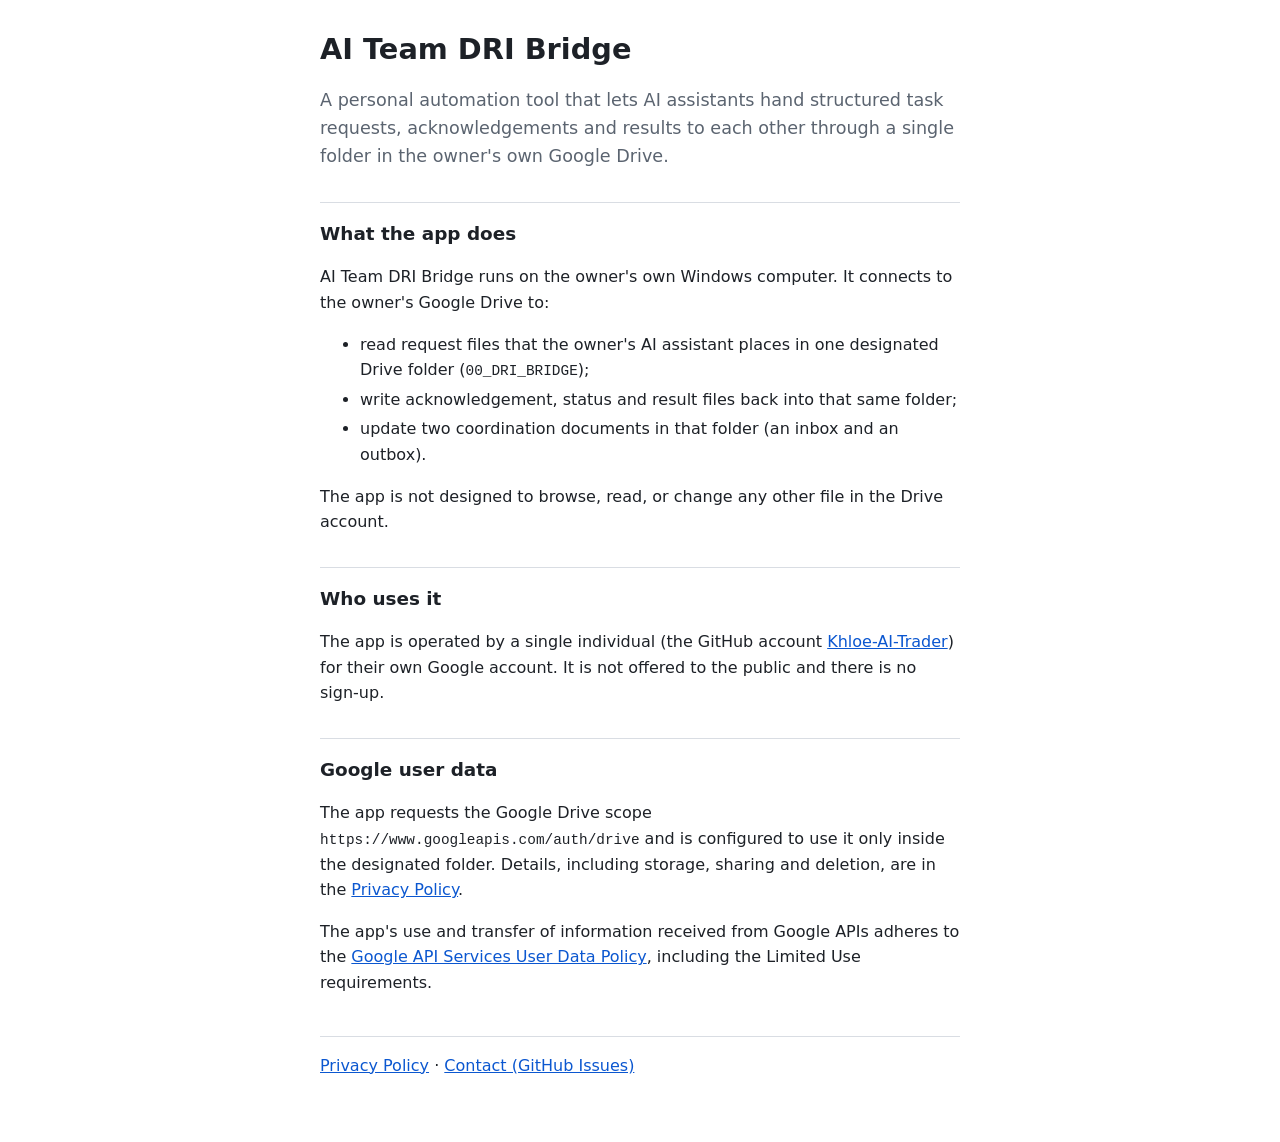
<file: index.html>
<!doctype html>
<html lang="en">
<head>
<meta charset="utf-8">
<meta name="viewport" content="width=device-width, initial-scale=1">
<title>AI Team DRI Bridge</title>
<meta name="description" content="AI Team DRI Bridge is a personal, single-user tool that exchanges task requests and status files between AI assistants through one Google Drive folder.">
<link rel="stylesheet" href="style.css">
</head>
<body>
<main>
  <h1>AI Team DRI Bridge</h1>
  <p class="lead">A personal automation tool that lets AI assistants hand structured task requests, acknowledgements and results to each other through a single folder in the owner's own Google Drive.</p>

  <h2>What the app does</h2>
  <p>AI Team DRI Bridge runs on the owner's own Windows computer. It connects to the owner's Google Drive to:</p>
  <ul>
    <li>read request files that the owner's AI assistant places in one designated Drive folder (<code>00_DRI_BRIDGE</code>);</li>
    <li>write acknowledgement, status and result files back into that same folder;</li>
    <li>update two coordination documents in that folder (an inbox and an outbox).</li>
  </ul>
  <p>The app is not designed to browse, read, or change any other file in the Drive account.</p>

  <h2>Who uses it</h2>
  <p>The app is operated by a single individual (the GitHub account <a href="https://github.com/Khloe-AI-Trader">Khloe-AI-Trader</a>) for their own Google account. It is not offered to the public and there is no sign-up.</p>

  <h2>Google user data</h2>
  <p>The app requests the Google Drive scope <code>https://www.googleapis.com/auth/drive</code> and is configured to use it only inside the designated folder. Details, including storage, sharing and deletion, are in the <a href="privacy.html">Privacy Policy</a>.</p>
  <p>The app's use and transfer of information received from Google APIs adheres to the <a href="https://developers.google.com/terms/api-services-user-data-policy#limited-use">Google API Services User Data Policy</a>, including the Limited Use requirements.</p>

  <nav class="links"><a href="privacy.html">Privacy Policy</a> · <a href="https://github.com/Khloe-AI-Trader/Khloe-AI-Trader.github.io/issues">Contact (GitHub Issues)</a></nav>
</main>
</body>
</html>
</file>
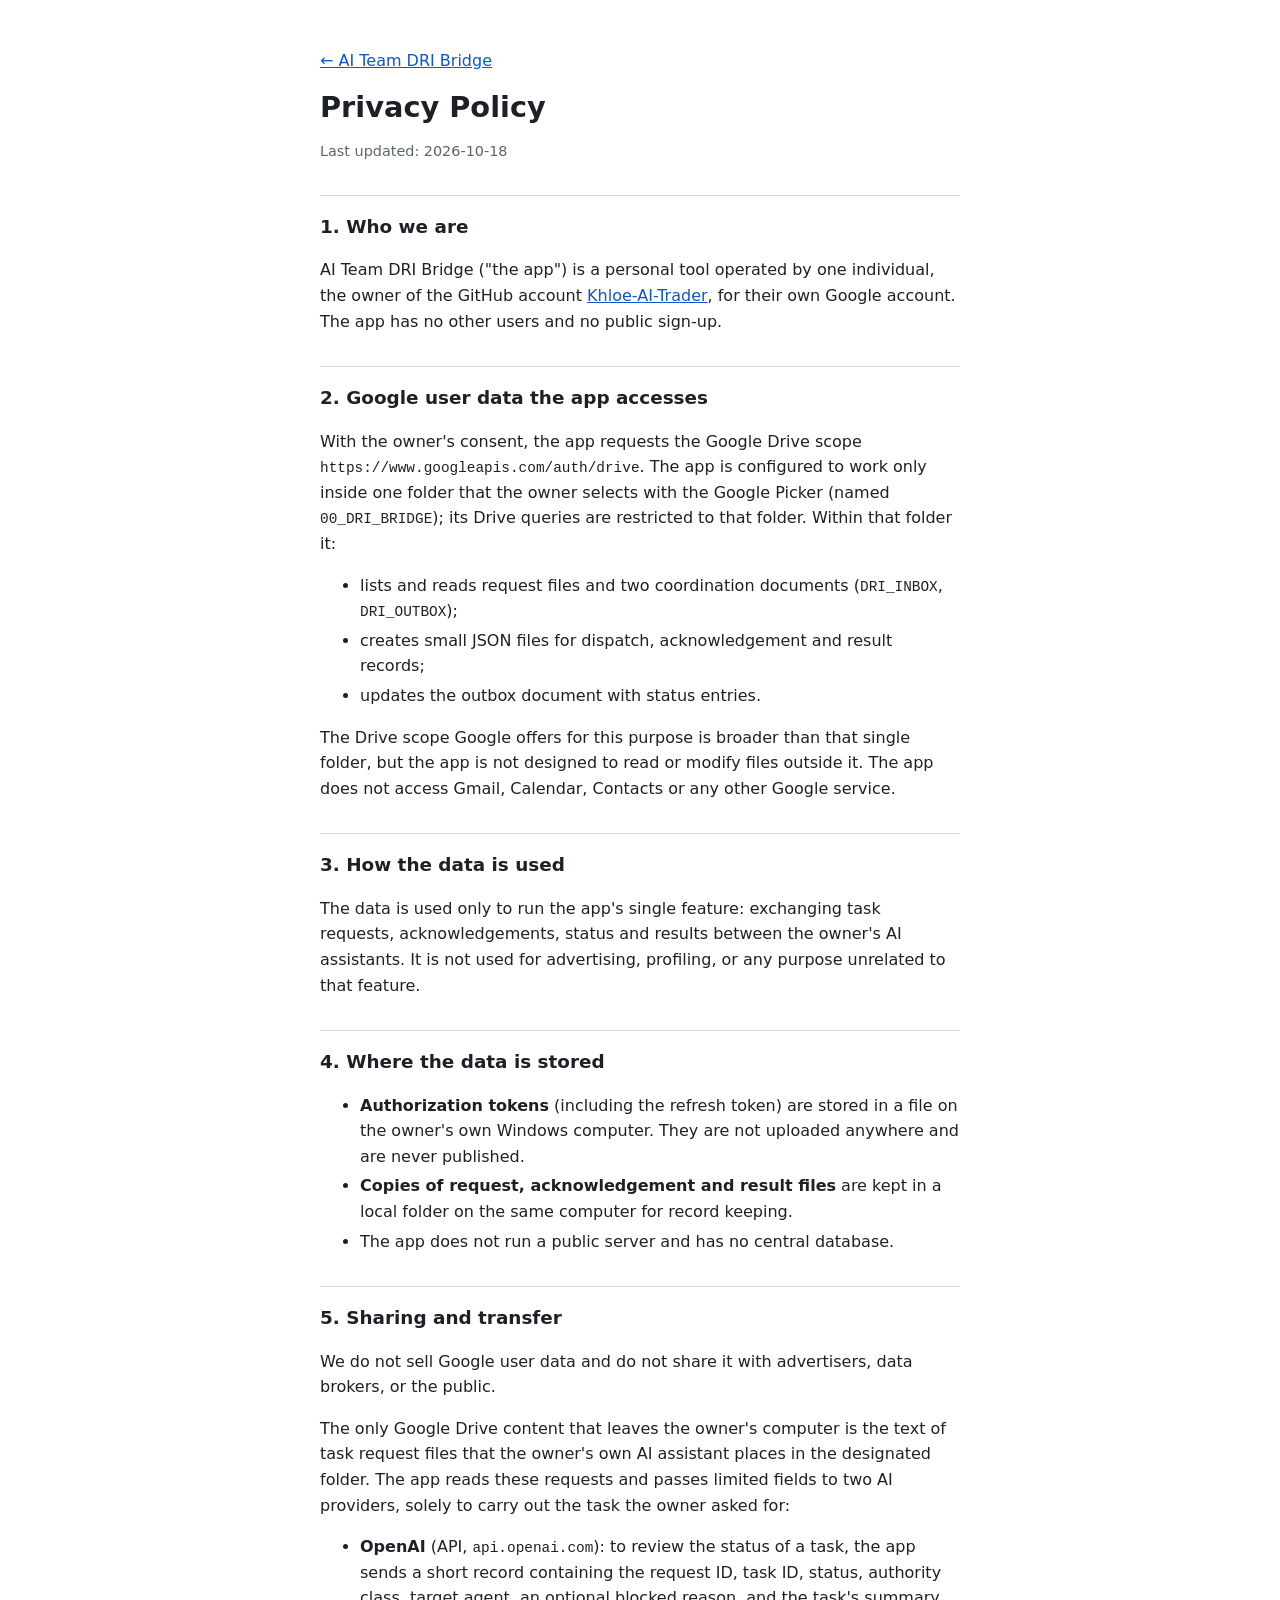
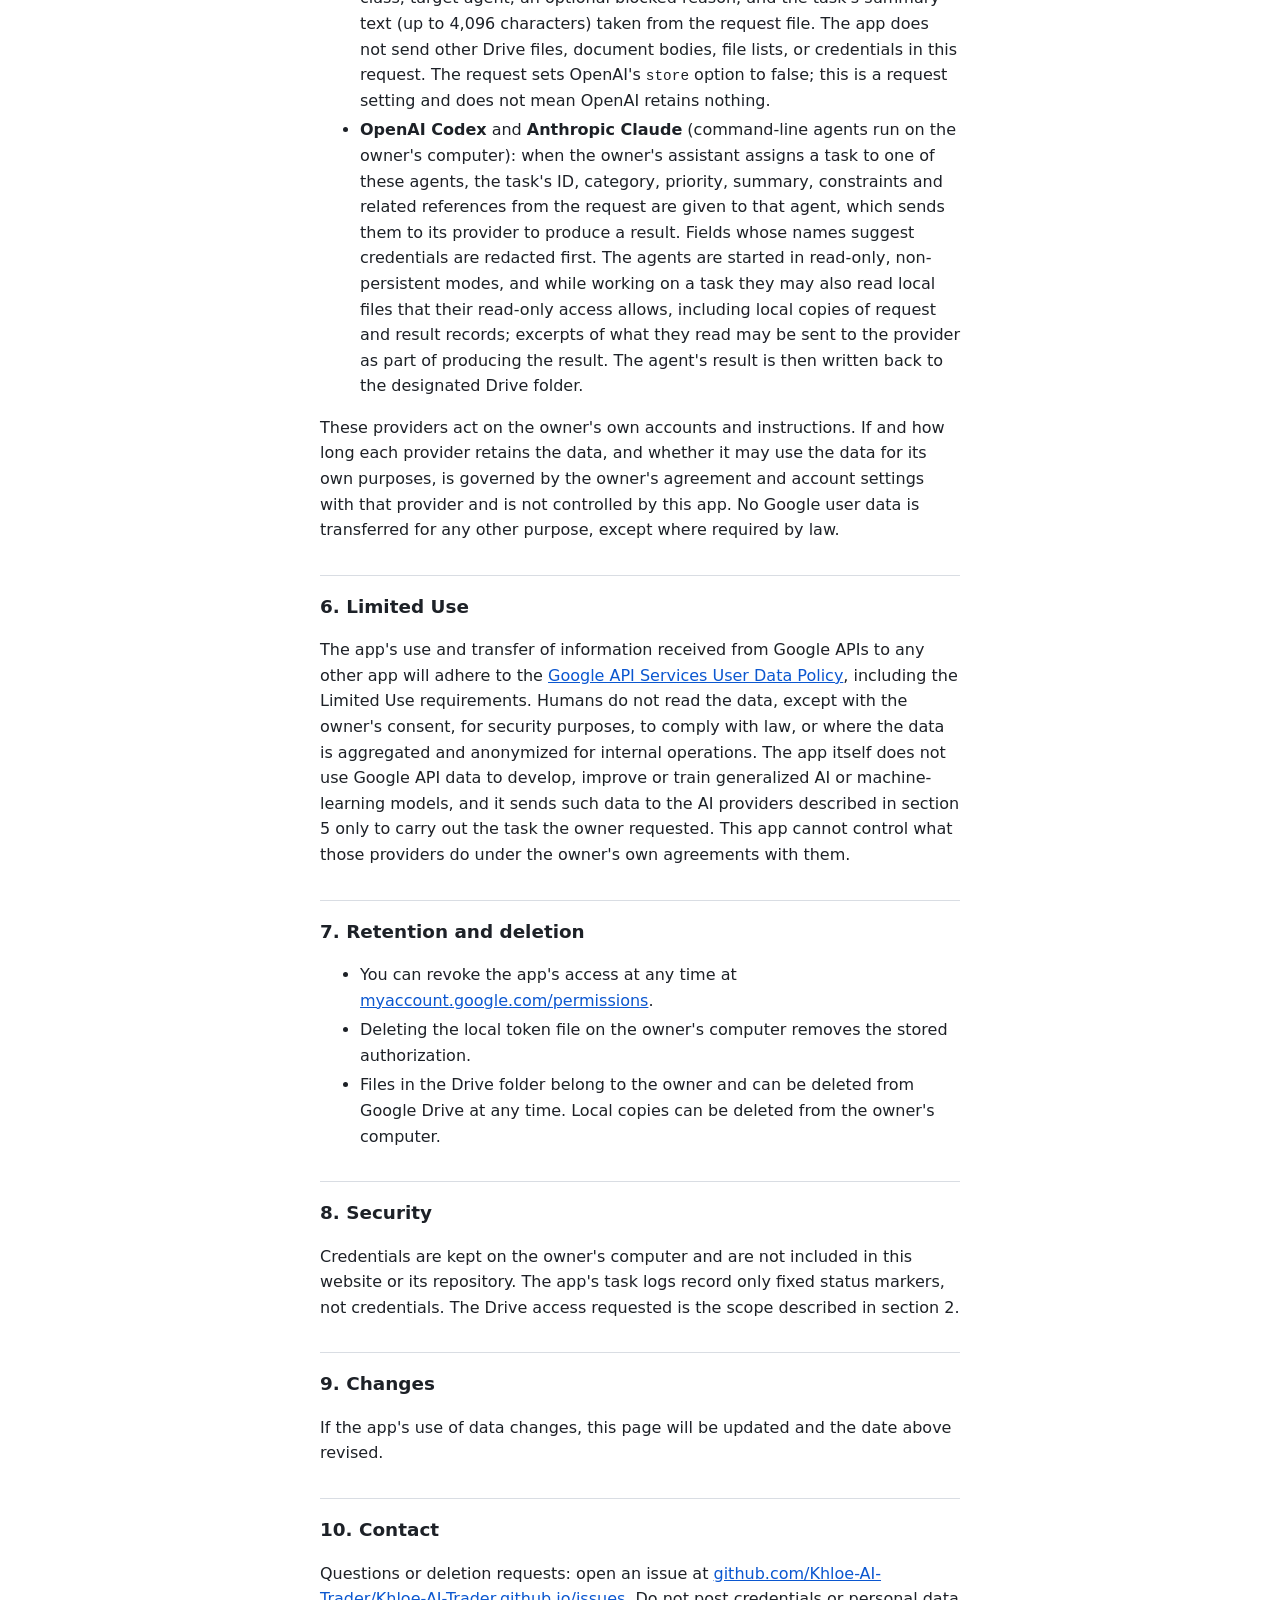
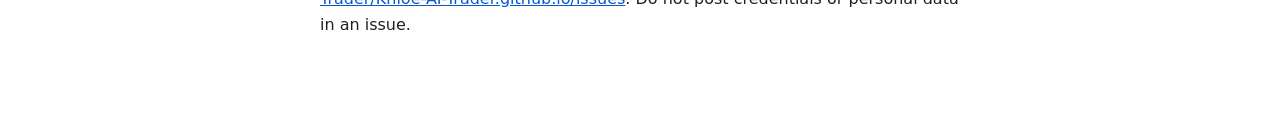
<file: privacy.html>
<!doctype html>
<html lang="en">
<head>
<meta charset="utf-8">
<meta name="viewport" content="width=device-width, initial-scale=1">
<title>Privacy Policy – AI Team DRI Bridge</title>
<meta name="description" content="Privacy policy for AI Team DRI Bridge: what Google Drive data the app accesses, where it is stored, who it is shared with, and how to delete it.">
<link rel="stylesheet" href="style.css">
</head>
<body>
<main>
  <p><a href="index.html">&larr; AI Team DRI Bridge</a></p>
  <h1>Privacy Policy</h1>
  <p class="meta">Last updated: 2026-10-18</p>

  <h2>1. Who we are</h2>
  <p>AI Team DRI Bridge ("the app") is a personal tool operated by one individual, the owner of the GitHub account <a href="https://github.com/Khloe-AI-Trader">Khloe-AI-Trader</a>, for their own Google account. The app has no other users and no public sign-up.</p>

  <h2>2. Google user data the app accesses</h2>
  <p>With the owner's consent, the app requests the Google Drive scope <code>https://www.googleapis.com/auth/drive</code>. The app is configured to work only inside one folder that the owner selects with the Google Picker (named <code>00_DRI_BRIDGE</code>); its Drive queries are restricted to that folder. Within that folder it:</p>
  <ul>
    <li>lists and reads request files and two coordination documents (<code>DRI_INBOX</code>, <code>DRI_OUTBOX</code>);</li>
    <li>creates small JSON files for dispatch, acknowledgement and result records;</li>
    <li>updates the outbox document with status entries.</li>
  </ul>
  <p>The Drive scope Google offers for this purpose is broader than that single folder, but the app is not designed to read or modify files outside it. The app does not access Gmail, Calendar, Contacts or any other Google service.</p>

  <h2>3. How the data is used</h2>
  <p>The data is used only to run the app's single feature: exchanging task requests, acknowledgements, status and results between the owner's AI assistants. It is not used for advertising, profiling, or any purpose unrelated to that feature.</p>

  <h2>4. Where the data is stored</h2>
  <ul>
    <li><strong>Authorization tokens</strong> (including the refresh token) are stored in a file on the owner's own Windows computer. They are not uploaded anywhere and are never published.</li>
    <li><strong>Copies of request, acknowledgement and result files</strong> are kept in a local folder on the same computer for record keeping.</li>
    <li>The app does not run a public server and has no central database.</li>
  </ul>

  <h2>5. Sharing and transfer</h2>
  <p>We do not sell Google user data and do not share it with advertisers, data brokers, or the public.</p>
  <p>The only Google Drive content that leaves the owner's computer is the text of task request files that the owner's own AI assistant places in the designated folder. The app reads these requests and passes limited fields to two AI providers, solely to carry out the task the owner asked for:</p>
  <ul>
    <li><strong>OpenAI</strong> (API, <code>api.openai.com</code>): to review the status of a task, the app sends a short record containing the request ID, task ID, status, authority class, target agent, an optional blocked reason, and the task's summary text (up to 4,096 characters) taken from the request file. The app does not send other Drive files, document bodies, file lists, or credentials in this request. The request sets OpenAI's <code>store</code> option to false; this is a request setting and does not mean OpenAI retains nothing.</li>
    <li><strong>OpenAI Codex</strong> and <strong>Anthropic Claude</strong> (command-line agents run on the owner's computer): when the owner's assistant assigns a task to one of these agents, the task's ID, category, priority, summary, constraints and related references from the request are given to that agent, which sends them to its provider to produce a result. Fields whose names suggest credentials are redacted first. The agents are started in read-only, non-persistent modes, and while working on a task they may also read local files that their read-only access allows, including local copies of request and result records; excerpts of what they read may be sent to the provider as part of producing the result. The agent's result is then written back to the designated Drive folder.</li>
  </ul>
  <p>These providers act on the owner's own accounts and instructions. If and how long each provider retains the data, and whether it may use the data for its own purposes, is governed by the owner's agreement and account settings with that provider and is not controlled by this app. No Google user data is transferred for any other purpose, except where required by law.</p>

  <h2>6. Limited Use</h2>
  <p>The app's use and transfer of information received from Google APIs to any other app will adhere to the <a href="https://developers.google.com/terms/api-services-user-data-policy#limited-use">Google API Services User Data Policy</a>, including the Limited Use requirements. Humans do not read the data, except with the owner's consent, for security purposes, to comply with law, or where the data is aggregated and anonymized for internal operations. The app itself does not use Google API data to develop, improve or train generalized AI or machine-learning models, and it sends such data to the AI providers described in section 5 only to carry out the task the owner requested. This app cannot control what those providers do under the owner's own agreements with them.</p>

  <h2>7. Retention and deletion</h2>
  <ul>
    <li>You can revoke the app's access at any time at <a href="https://myaccount.google.com/permissions">myaccount.google.com/permissions</a>.</li>
    <li>Deleting the local token file on the owner's computer removes the stored authorization.</li>
    <li>Files in the Drive folder belong to the owner and can be deleted from Google Drive at any time. Local copies can be deleted from the owner's computer.</li>
  </ul>

  <h2>8. Security</h2>
  <p>Credentials are kept on the owner's computer and are not included in this website or its repository. The app's task logs record only fixed status markers, not credentials. The Drive access requested is the scope described in section 2.</p>

  <h2>9. Changes</h2>
  <p>If the app's use of data changes, this page will be updated and the date above revised.</p>

  <h2>10. Contact</h2>
  <p>Questions or deletion requests: open an issue at <a href="https://github.com/Khloe-AI-Trader/Khloe-AI-Trader.github.io/issues">github.com/Khloe-AI-Trader/Khloe-AI-Trader.github.io/issues</a>. Do not post credentials or personal data in an issue.</p>
</main>
</body>
</html>
</file>
<file: style.css>
:root { --bg: #ffffff; --fg: #1d2127; --muted: #5b6470; --link: #0b57d0; --rule: #d9dde3; }
@media (prefers-color-scheme: dark) {
  :root { --bg: #14171c; --fg: #e6e8eb; --muted: #9aa3ae; --link: #8ab4f8; --rule: #2d333b; }
}
* { box-sizing: border-box; }
body { margin: 0; background: var(--bg); color: var(--fg);
  font: 16px/1.6 system-ui, -apple-system, "Segoe UI", Roboto, sans-serif; }
main { max-width: 42rem; margin: 0 auto; padding: 2rem 1rem 4rem; }
h1 { font-size: 1.8rem; line-height: 1.25; margin: 0 0 .5rem; }
h2 { font-size: 1.15rem; margin: 2rem 0 .5rem; padding-top: 1rem; border-top: 1px solid var(--rule); }
.lead { font-size: 1.1rem; color: var(--muted); }
.meta { color: var(--muted); font-size: .9rem; }
a { color: var(--link); }
code { font: .9em ui-monospace, Consolas, monospace; overflow-wrap: anywhere; }
li { margin: .25rem 0; }
.links { margin-top: 2.5rem; padding-top: 1rem; border-top: 1px solid var(--rule); }
</file>
